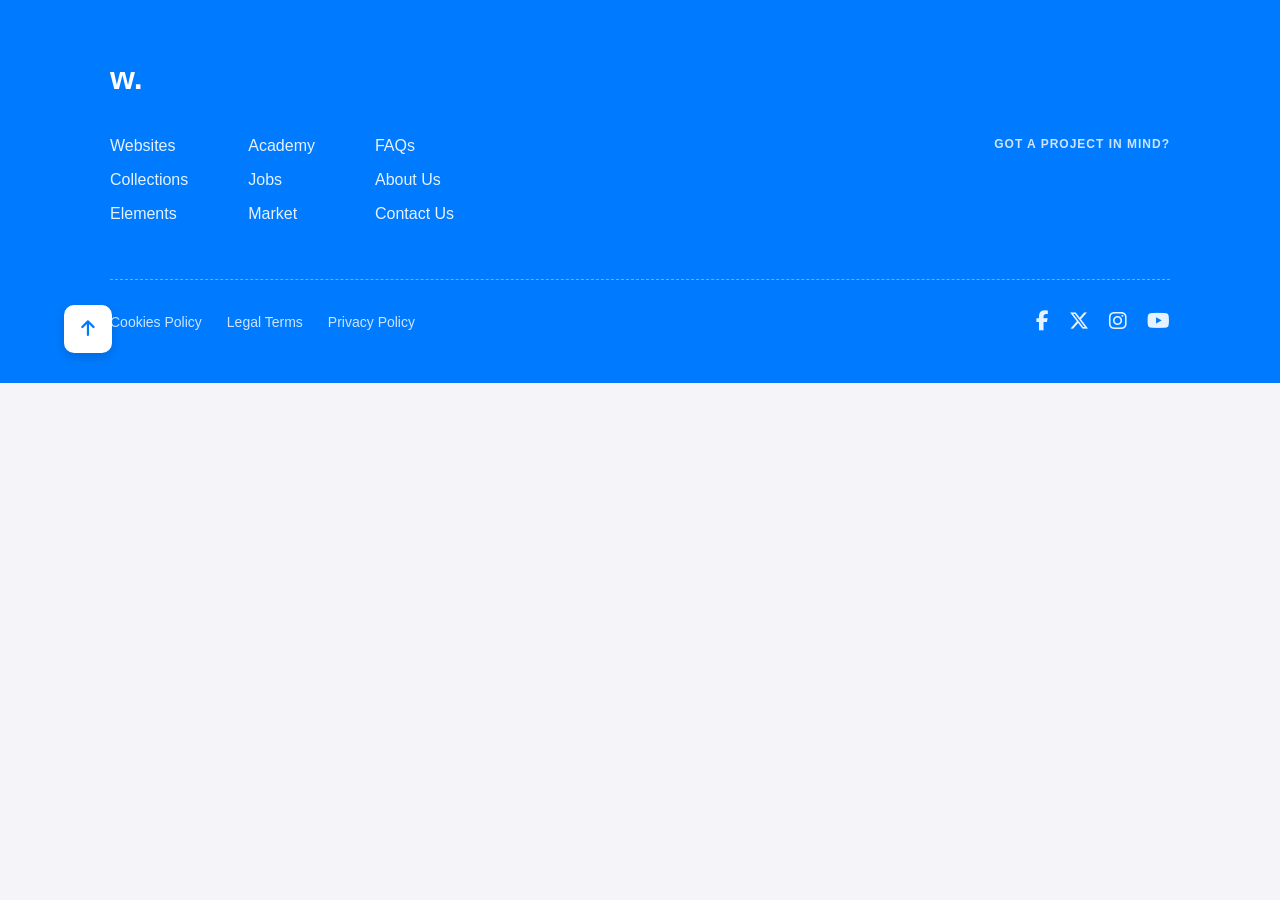
<file: component/footer.html>
<!DOCTYPE html>
<html lang="vi">

<head>
    <meta charset="UTF-8">
    <meta name="viewport" content="width=device-width, initial-scale=1.0">
    <title>Footer Replica</title>
    <!-- FontAwesome cho các icon mạng xã hội và icon mũi tên -->
    <link rel="stylesheet" href="https://cdnjs.cloudflare.com/ajax/libs/font-awesome/6.4.0/css/all.min.css">

    <style>
        * {
            margin: 0;
            padding: 0;
            box-sizing: border-box;
            font-family: 'Segoe UI', Arial, sans-serif;
        }
        
        body {
            background-color: #f4f4f9;
        }
        /* Container tổng của Footer */
        
        .footer-container {
            position: relative;
            background-color: #007bff;
            /* Đã thay đổi thành màu #007bff */
            color: #ffffff;
            padding-top: 40px;
        }
        /* Phần nội dung chính của Footer */
        
        .footer-content {
            max-width: 1100px;
            margin: 0 auto;
            padding: 20px;
        }
        
        .logo {
            font-size: 32px;
            font-weight: 800;
            margin-bottom: 40px;
        }
        
        .footer-body {
            display: flex;
            justify-content: space-between;
            align-items: flex-start;
            margin-bottom: 40px;
        }
        /* 3 Cột liên kết điều hướng */
        
        .footer-links {
            display: flex;
            gap: 60px;
        }
        
        .link-column ul {
            list-style: none;
        }
        
        .link-column li {
            margin-bottom: 16px;
        }
        
        .link-column a {
            color: #ffffff;
            text-decoration: none;
            font-size: 16px;
            font-weight: 500;
            opacity: 0.9;
            transition: opacity 0.2s;
        }
        
        .link-column a:hover {
            opacity: 1;
            text-decoration: underline;
        }
        /* Phần Tiêu đề chính bên phải */
        
        .footer-heading {
            text-align: left;
        }
        
        .footer-heading span {
            text-transform: uppercase;
            font-size: 12px;
            letter-spacing: 1px;
            opacity: 0.8;
            display: block;
            margin-bottom: 10px;
            font-weight: 600;
        }
        
        .footer-heading h1 {
            font-size: 72px;
            font-weight: 500;
            line-height: 1;
            letter-spacing: -1px;
        }
        /* Đường kẻ nét đứt phân cách */
        
        .footer-divider {
            border: none;
            border-top: 1px dashed rgba(255, 255, 255, 0.4);
            margin-bottom: 30px;
        }
        /* Phần đáy Footer */
        
        .footer-bottom {
            display: flex;
            justify-content: space-between;
            align-items: center;
            padding-bottom: 30px;
        }
        
        .legal-links {
            display: flex;
            gap: 25px;
        }
        
        .legal-links a {
            color: #ffffff;
            text-decoration: none;
            font-size: 14px;
            opacity: 0.8;
            transition: opacity 0.2s;
        }
        
        .legal-links a:hover {
            opacity: 1;
        }
        /* Các Icon mạng xã hội */
        
        .social-links {
            display: flex;
            gap: 20px;
        }
        
        .social-links a {
            color: #ffffff;
            font-size: 20px;
            text-decoration: none;
            opacity: 0.9;
            transition: transform 0.2s, opacity 0.2s;
        }
        
        .social-links a:hover {
            opacity: 1;
            transform: translateY(-2px);
        }
        /* Nút Cuộn Lên Đầu Trang (Back to Top) */
        
        .back-to-top {
            position: absolute;
            bottom: 30px;
            left: 5%;
            width: 48px;
            height: 48px;
            background-color: #ffffff;
            color: #007bff;
            /* Thay đổi màu icon thành #007bff */
            border-radius: 10px;
            display: flex;
            align-items: center;
            justify-content: center;
            text-decoration: none;
            font-size: 18px;
            box-shadow: 0 4px 12px rgba(0, 0, 0, 0.15);
            transition: background-color 0.2s;
        }
        
        .back-to-top:hover {
            background-color: #f0f0f0;
        }
        /* Responsive cho thiết bị di động */
        
        @media (max-width: 768px) {
            .footer-body {
                flex-direction: column;
                gap: 40px;
            }
            .footer-links {
                gap: 30px;
            }
            .footer-heading h1 {
                font-size: 48px;
            }
            .footer-bottom {
                flex-direction: column-reverse;
                gap: 20px;
                align-items: flex-start;
            }
        }
    </style>
</head>

<body>

    <!-- BẮT ĐẦU FOOTER -->
    <footer class="footer-container">
        <div class="footer-content">
            <!-- Logo trang web -->
            <div class="logo">w.</div>

            <!-- Khối thông tin liên kết chính -->
            <div class="footer-body">
                <div class="footer-links">
                    <div class="link-column">
                        <ul>
                            <li><a href="#">Websites</a></li>
                            <li><a href="#">Collections</a></li>
                            <li><a href="#">Elements</a></li>
                        </ul>
                    </div>
                    <div class="link-column">
                        <ul>
                            <li><a href="#">Academy</a></li>
                            <li><a href="#">Jobs</a></li>
                            <li><a href="#">Market</a></li>
                        </ul>
                    </div>
                    <div class="link-column">
                        <ul>
                            <li><a href="#">FAQs</a></li>
                            <li><a href="#">About Us</a></li>
                            <li><a href="#">Contact Us</a></li>
                        </ul>
                    </div>
                </div>

                <div class="footer-heading">
                    <span>GOT A PROJECT IN MIND?</span>
                </div>
            </div>

            <!-- Đường kẻ ngang phân cách -->
            <hr class="footer-divider">

            <!-- Thanh pháp lý & Mạng xã hội ở dưới cùng -->
            <div class="footer-bottom">
                <div class="legal-links">
                    <a href="#">Cookies Policy</a>
                    <a href="#">Legal Terms</a>
                    <a href="#">Privacy Policy</a>
                </div>

                <div class="social-links">
                    <a href="#" aria-label="Facebook"><i class="fa-brands fa-facebook-f"></i></a>
                    <a href="#" aria-label="X/Twitter"><i class="fa-brands fa-x-twitter"></i></a>
                    <a href="#" aria-label="Instagram"><i class="fa-brands fa-instagram"></i></a>
                    <a href="#" aria-label="YouTube"><i class="fa-brands fa-youtube"></i></a>
                </div>
            </div>
        </div>

        <!-- Nút Back to top ở góc dưới bên trái -->
        <a href="#" class="back-to-top" aria-label="Trở lên đầu trang">
            <i class="fa-solid fa-arrow-up"></i>
        </a>
    </footer>

</body>

</html>
</file>
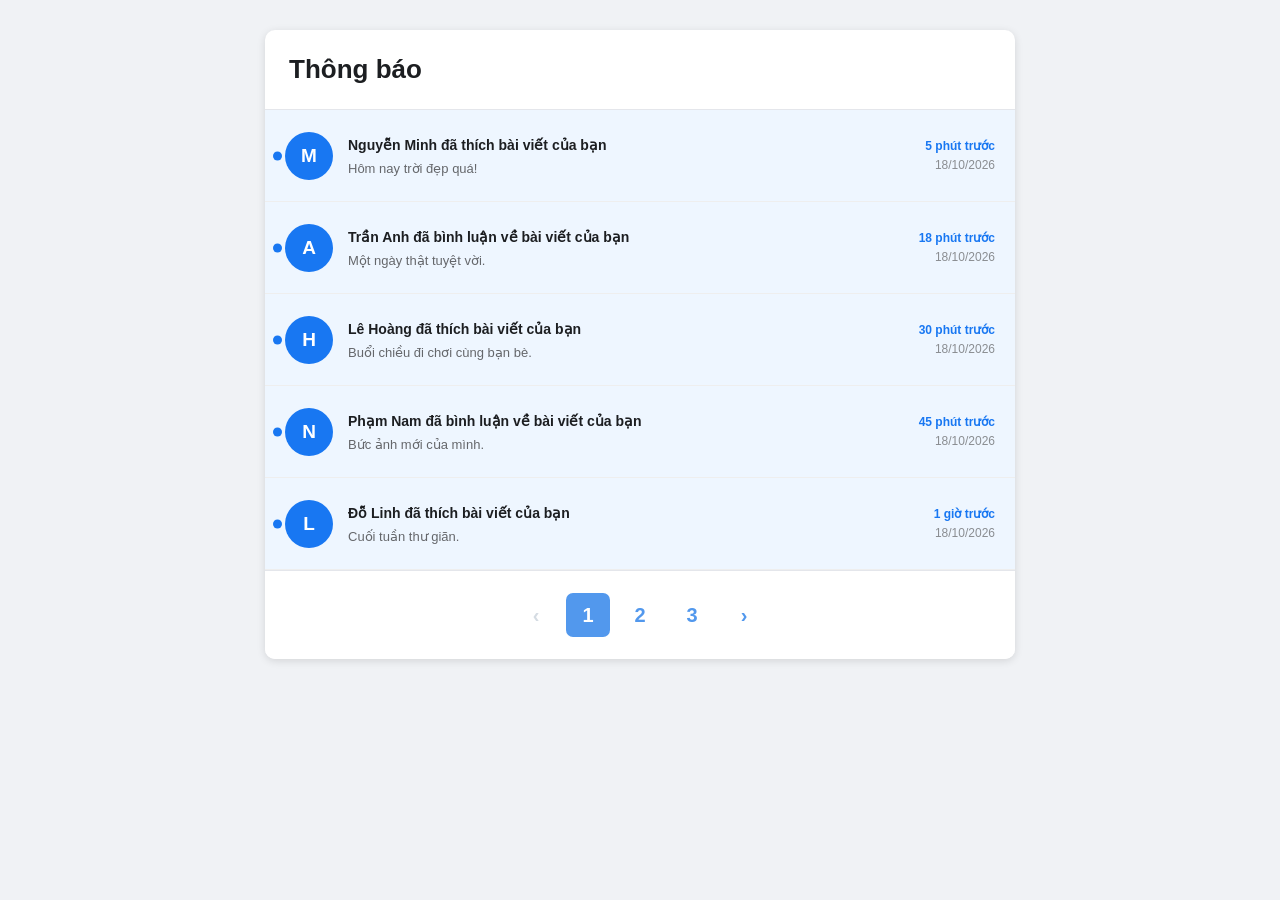
<file: pages/notifications.html>
<!DOCTYPE html>
<html lang="vi">

<head>
    <meta charset="UTF-8">
    <meta name="viewport" content="width=device-width, initial-scale=1.0">

    <title>Thông báo</title>

    <link rel="stylesheet" href="../styles/notifications.css">
</head>

<body>

    <main id="notifications-page">

        <h1 class="page-title">Thông báo</h1>

        <div id="notifications-list"></div>

        <div id="pagination"></div>

    </main>

    <!-- File dữ liệu nằm trong thư mục data -->
    <script src="../data/notifications-data.js"></script>

    <!-- File xử lý nằm trong thư mục js -->
    <script src="../js/notifications.js"></script>

</body>

</html>
</file>
<file: styles/notifications.css>
* {
    margin: 0;
    padding: 0;
    box-sizing: border-box;
}

body {
    font-family: Arial, sans-serif;
    background-color: #f0f2f5;
    color: #1c1e21;
    padding: 30px 15px;
}

/* Khung chính */
#notifications-page {
    width: 750px;
    max-width: 100%;
    margin: 0 auto;
    background-color: white;
    border-radius: 10px;
    box-shadow: 0 2px 8px rgba(0, 0, 0, 0.12);
    overflow: hidden;
}

/* Tiêu đề */
.page-title {
    padding: 24px;
    font-size: 26px;
    border-bottom: 1px solid #e4e6eb;
}

/* Một thông báo */
.notification {
    position: relative;
    display: flex;
    align-items: center;
    min-height: 92px;
    padding: 16px 20px;
    border-bottom: 1px solid #eeeeee;
    cursor: pointer;
    transition: background-color 0.2s;
}

.notification:hover {
    background-color: #f5f6f7;
}

/* Thông báo chưa đọc */
.notification.unread {
    background-color: #eef6ff;
}

.notification.unread:hover {
    background-color: #e2efff;
}

/* Dấu chấm xanh */
.notification.unread::before {
    content: "";
    position: absolute;
    left: 8px;
    top: 50%;
    transform: translateY(-50%);
    width: 9px;
    height: 9px;
    background-color: #1877f2;
    border-radius: 50%;
}

/* Avatar */
.notification-avatar {
    width: 48px;
    height: 48px;
    flex-shrink: 0;
    display: flex;
    align-items: center;
    justify-content: center;
    border-radius: 50%;
    background-color: #1877f2;
    color: white;
    font-size: 19px;
    font-weight: bold;
}

/* Nội dung thông báo */
.notification-content {
    flex: 1;
    min-width: 0;
    margin-left: 15px;
}

.notification-text {
    color: #65676b;
    font-size: 14px;
    line-height: 1.5;
}

.username {
    color: #1c1e21;
    font-weight: 600;
}

.notification.unread .notification-text {
    color: #1c1e21;
    font-weight: bold;
}

/* Nội dung bài viết */
.caption {
    margin-top: 5px;
    color: #65676b;
    font-size: 13px;
    white-space: nowrap;
    overflow: hidden;
    text-overflow: ellipsis;
}

/* Thời gian và ngày */
.notification-time {
    width: 125px;
    flex-shrink: 0;
    margin-left: 12px;
    text-align: right;
}

.time-minutes {
    display: block;
    color: #65676b;
    font-size: 12px;
}

.time-date {
    display: block;
    margin-top: 5px;
    color: #8a8d91;
    font-size: 12px;
}

.notification.unread .time-minutes {
    color: #1877f2;
    font-weight: bold;
}

/* THANH PHÂN TRANG */
#pagination {
    display: flex;
    justify-content: center;
    align-items: center;
    gap: 8px;
    padding: 22px 15px;
    border-top: 1px solid #e4e6eb;
    background-color: white;
}

/* Nút trang */
.page-button {
    min-width: 44px;
    height: 44px;
    padding: 0 10px;
    border: none;
    border-radius: 7px;
    background-color: white;
    color: #5298ed;
    font-size: 20px;
    font-weight: bold;
    cursor: pointer;
    transition: background-color 0.2s, color 0.2s;
}

.page-button:hover:not(:disabled):not(.active) {
    background-color: #eef6ff;
}

.page-button.active {
    background-color: #5298ed;
    color: white;
}

.page-button:disabled {
    color: #d5dce3;
    cursor: not-allowed;
}

.page-ellipsis {
    color: #5298ed;
    font-size: 20px;
    padding: 0 2px;
}

/* Điện thoại */
@media (max-width: 600px) {
    body {
        padding: 10px 0;
    }

    #notifications-page {
        border-radius: 0;
    }

    .page-title {
        padding: 20px;
        font-size: 24px;
    }

    .notification {
        padding: 14px 15px;
        min-height: 85px;
    }

    .notification-avatar {
        width: 42px;
        height: 42px;
    }

    .notification-content {
        margin-left: 10px;
    }

    .notification-time {
        width: 85px;
        margin-left: 6px;
    }

    .time-minutes,
    .time-date {
        font-size: 11px;
    }

    .notification-text {
        font-size: 13px;
    }

    .caption {
        font-size: 12px;
    }

    #pagination {
        gap: 4px;
        padding: 18px 8px;
    }

    .page-button {
        min-width: 36px;
        height: 38px;
        padding: 0 7px;
        font-size: 17px;
    }
}
</file>
